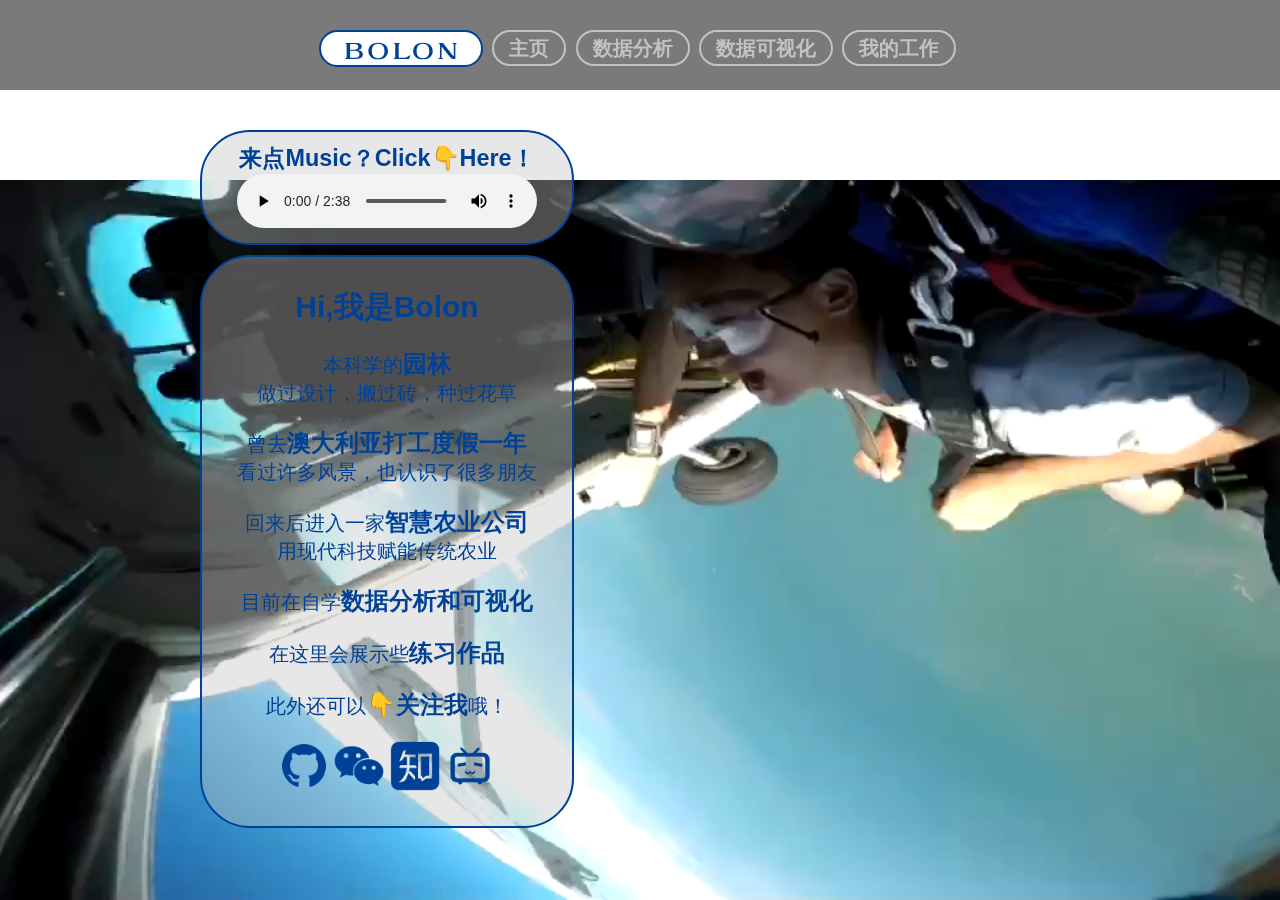
<file: templates/index.html>
<!DOCTYPE html>
<html lang="zh-en">
<head>
    <meta charset="UTF-8">
    <meta name="viewport" content="width=device-width, initial-scale=1.0">
    <title>Bolon|波龙的主页</title>
    <link rel="stylesheet" href="/static/css/index.css" type="text/css">
    <link rel="icon" href="/static/photos/logos/博.png">
</head>
<body>
    <!--头部开始-->
    <header>
        <nav>
            <ul>
                <li class="logo"><a href="">bolon</a></li>
                <li><a href="/">主页</a></li>
                <li><a href="dataAnaly.html">数据分析</a></li>
                <li><a href="dataVis.html">数据可视化</a></li>
                <li><a href="my-work.html">我的工作</a></li>
            </ul>
        </nav>
    </header>
    <!--头部结束-->
    <section>
        <!--背景视频-->
        <video src="/static/photos/skydiving.mp4" autoplay muted loop></video>

        <!-- 背景音乐 -->
        <div id="musics">
            <h3>来点Music？Click👇Here！</h3>
            <audio src="/static/musics/reality.mp3" controls loop></audio>
        </div>

        <!--自我介绍-->
        <div id="self-intro">
            <h1>Hi,我是Bolon</h1>
            <p>本科学的<strong>园林</strong><br>
                做过设计，搬过砖，种过花草</p>
            <p>曾去<strong>澳大利亚打工度假一年</strong><br>
                看过许多风景，也认识了很多朋友</p>
            <p>回来后进入一家<strong>智慧农业公司</strong><br>
                用现代科技赋能传统农业</p>
            <p>目前在自学<strong>数据分析和可视化</strong><br>
                </p>
            <p>在这里会展示些<strong>练习作品</strong>
                </p>
            <p>此外还可以<strong>👇关注我</strong>哦！</p>
            <ul>
                <li>
                    <a href="https://github.com/Bolonzhang" target="_blank">
                        <img src="/static/photos/icons/github.png" alt="github">
                    </a>
                </li>
                <li>
                    <a href="photos/gzh-erweima.png" target="_blank">
                        <img src="/static/photos/icons/gongzhonghao.png" alt="bizhan">
                    </a>
                </li> 
                <li>
                    <a href="https://www.zhihu.com/people/bolonzhang" target="_blank">
                        <img src="/static/photos/icons/zhihu.png" alt="zhihu">
                    </a>
                </li>
                <li>
                    <a href="https://space.bilibili.com/12571648" target="_blank">
                        <img src="/static/photos/icons/bizhan.png" alt="bizhan">
                    </a>
                </li> 
            </ul>
        </div>
    </section>
</body>
</html>
</file>
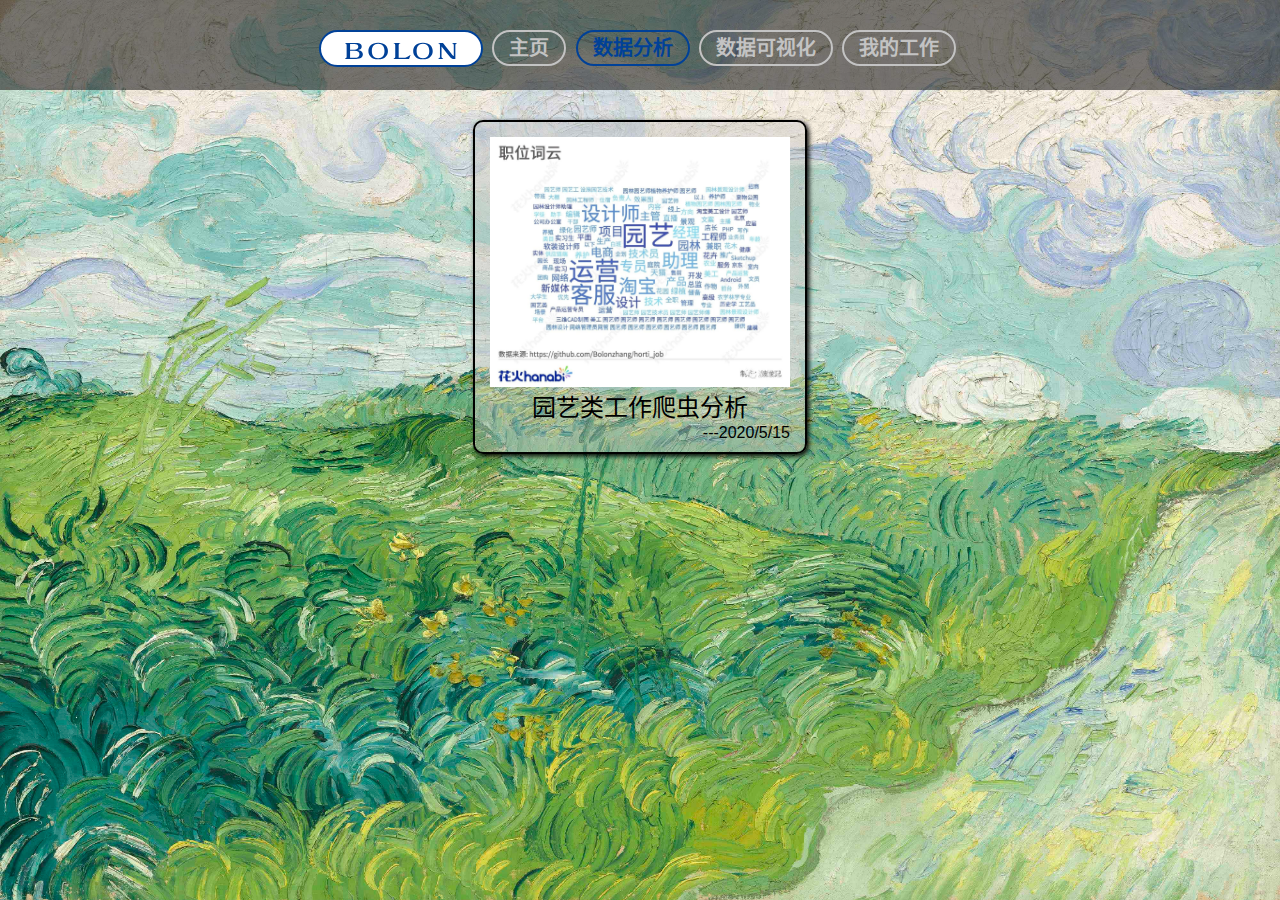
<file: templates/dataAnaly.html>
<!DOCTYPE html>
<html lang="zh-cn">
<head>
    <meta charset="UTF-8">
    <meta name="viewport" content="width=device-width, initial-scale=1.0">
    <title>数据分析</title>
    <link rel="stylesheet" href="/static/css/dataAnaly.css" type="text/css">
    <link rel="icon" href="/static/photos/logos/博.png">
</head>
<body>
<!--头部开始-->
<header>
    <nav>
        <ul>
            <li class="logo"><a href="">bolon</a></li>
            <li><a href="/">主页</a></li>
            <li><a href="dataAnaly.html">数据分析</a></li>
            <li><a href="dataVis.html">数据可视化</a></li>
            <li><a href="my-work.html">我的工作</a></li>
        </ul>
    </nav>
</header>
<!--头部结束-->
<!-- 项目区域开始 -->
<img id="bg-img" src="/static/photos/gfield.png">
<section class="figures">
    <figure class="smblock">
        <a href="https://mp.weixin.qq.com/s?__biz=MzI5ODk0MTk4OQ==&mid=2247484528&idx=1&sn=42a47b08723522001354ebec6928664d&chksm=ec9f6f3adbe8e62c0d797aa14332bf4cb5b8c0e923c0e3b0bdf246a9ef227fa6be83b3bf753e&token=1259670432&lang=zh_CN#rd" target="_blank">
            <img src="/static/photos/dataAnaly/hort-job.png">
            <figcaption>
                <p class="caption">园艺类工作爬虫分析</p>
                <p class="date">---2020/5/15</p>
            </figcaption>
        </a> 
    </figure>
    <!-- <figure class="smblock">
        <a href="https://mp.weixin.qq.com/s?__biz=MzI5ODk0MTk4OQ==&mid=2247484528&idx=1&sn=42a47b08723522001354ebec6928664d&chksm=ec9f6f3adbe8e62c0d797aa14332bf4cb5b8c0e923c0e3b0bdf246a9ef227fa6be83b3bf753e&token=1259670432&lang=zh_CN#rd" target="_blank">
            <img src="photos/dataAnaly/hort-job.png">
            <figcaption>
                <p class="caption">园艺类工作爬虫分析</p>
                <p class="date">---2020/5/15</p>
            </figcaption>
        </a> 
    </figure>
    <figure class="smblock">
        <a href="https://mp.weixin.qq.com/s?__biz=MzI5ODk0MTk4OQ==&mid=2247484528&idx=1&sn=42a47b08723522001354ebec6928664d&chksm=ec9f6f3adbe8e62c0d797aa14332bf4cb5b8c0e923c0e3b0bdf246a9ef227fa6be83b3bf753e&token=1259670432&lang=zh_CN#rd" target="_blank">
            <img src="photos/dataAnaly/hort-job.png">
            <figcaption>
                <p class="caption">园艺类工作爬虫分析</p>
                <p class="date">---2020/5/15</p>
            </figcaption>
        </a> 
    </figure> -->
</section>
<!-- 
<section class="figures">
    <figure class="smblock">
        <a href="https://mp.weixin.qq.com/s?__biz=MzI5ODk0MTk4OQ==&mid=2247484528&idx=1&sn=42a47b08723522001354ebec6928664d&chksm=ec9f6f3adbe8e62c0d797aa14332bf4cb5b8c0e923c0e3b0bdf246a9ef227fa6be83b3bf753e&token=1259670432&lang=zh_CN#rd" target="_blank">
            <img src="photos/dataAnaly/hort-job.png">
            <figcaption><p class="caption">园艺类工作爬虫分析</p></figcaption>
        </a> 
    </figure>
    <figure class="smblock">
        <a href="https://mp.weixin.qq.com/s?__biz=MzI5ODk0MTk4OQ==&mid=2247484528&idx=1&sn=42a47b08723522001354ebec6928664d&chksm=ec9f6f3adbe8e62c0d797aa14332bf4cb5b8c0e923c0e3b0bdf246a9ef227fa6be83b3bf753e&token=1259670432&lang=zh_CN#rd" target="_blank">
            <img src="photos/dataAnaly/hort-job.png">
            <figcaption>园艺类工作爬虫分析</figcaption>
        </a> 
    </figure>
    <figure class="smblock">
        <a href="https://mp.weixin.qq.com/s?__biz=MzI5ODk0MTk4OQ==&mid=2247484528&idx=1&sn=42a47b08723522001354ebec6928664d&chksm=ec9f6f3adbe8e62c0d797aa14332bf4cb5b8c0e923c0e3b0bdf246a9ef227fa6be83b3bf753e&token=1259670432&lang=zh_CN#rd" target="_blank">
            <img src="photos/dataAnaly/hort-job.png">
            <figcaption>园艺类工作爬虫分析</figcaption>
        </a> 
    </figure>   
</section> -->
<!-- 项目区域结束 -->
</body>
</html>
</file>
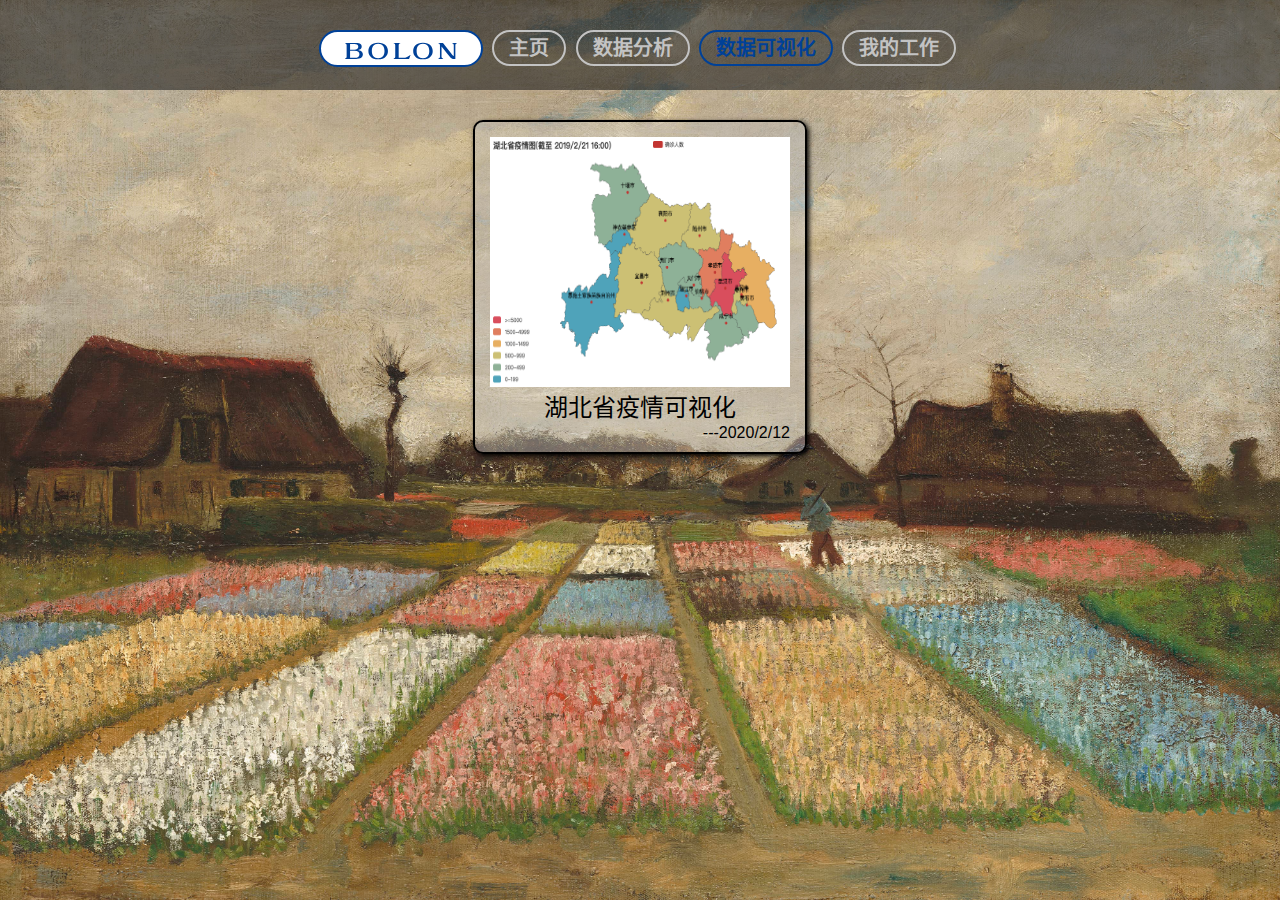
<file: templates/dataVis.html>
<!DOCTYPE html>
<html lang="zh-cn">
<head>
    <meta charset="UTF-8">
    <meta name="viewport" content="width=device-width, initial-scale=1.0">
    <title>数据可视化</title>
    <link rel="stylesheet" href="/static/css/dataVis.css" type="text/css">
    <link rel="icon" href="/static/photos/logos/博.png">
</head>
<body>
<!--头部开始-->
<header>
    <nav>
        <ul>
            <li class="logo"><a href="">bolon</a></li>
            <li><a href="/">主页</a></li>
            <li><a href="dataAnaly.html">数据分析</a></li>
            <li><a href="dataVis.html">数据可视化</a></li>
            <li><a href="my-work.html">我的工作</a></li>
        </ul>
    </nav>
</header>
<!--头部结束-->

<!-- 项目区域开始 -->
<img id="bg-img" src="/static/photos/bulb-field.png">
<section class="figures">
    <figure class="smblock">
        <a href="static/data-pages/hubei-yiqin.html" target="_blank">
        <img src="/static/photos/dataVis/hubei.png">
            <figcaption>
                <p class="caption">湖北省疫情可视化</p>
                <p class="date">---2020/2/12</p>
            </figcaption>
        </a> 
    </figure>
</section>
<!-- 项目区域结束 -->
</body>
</html>
</file>
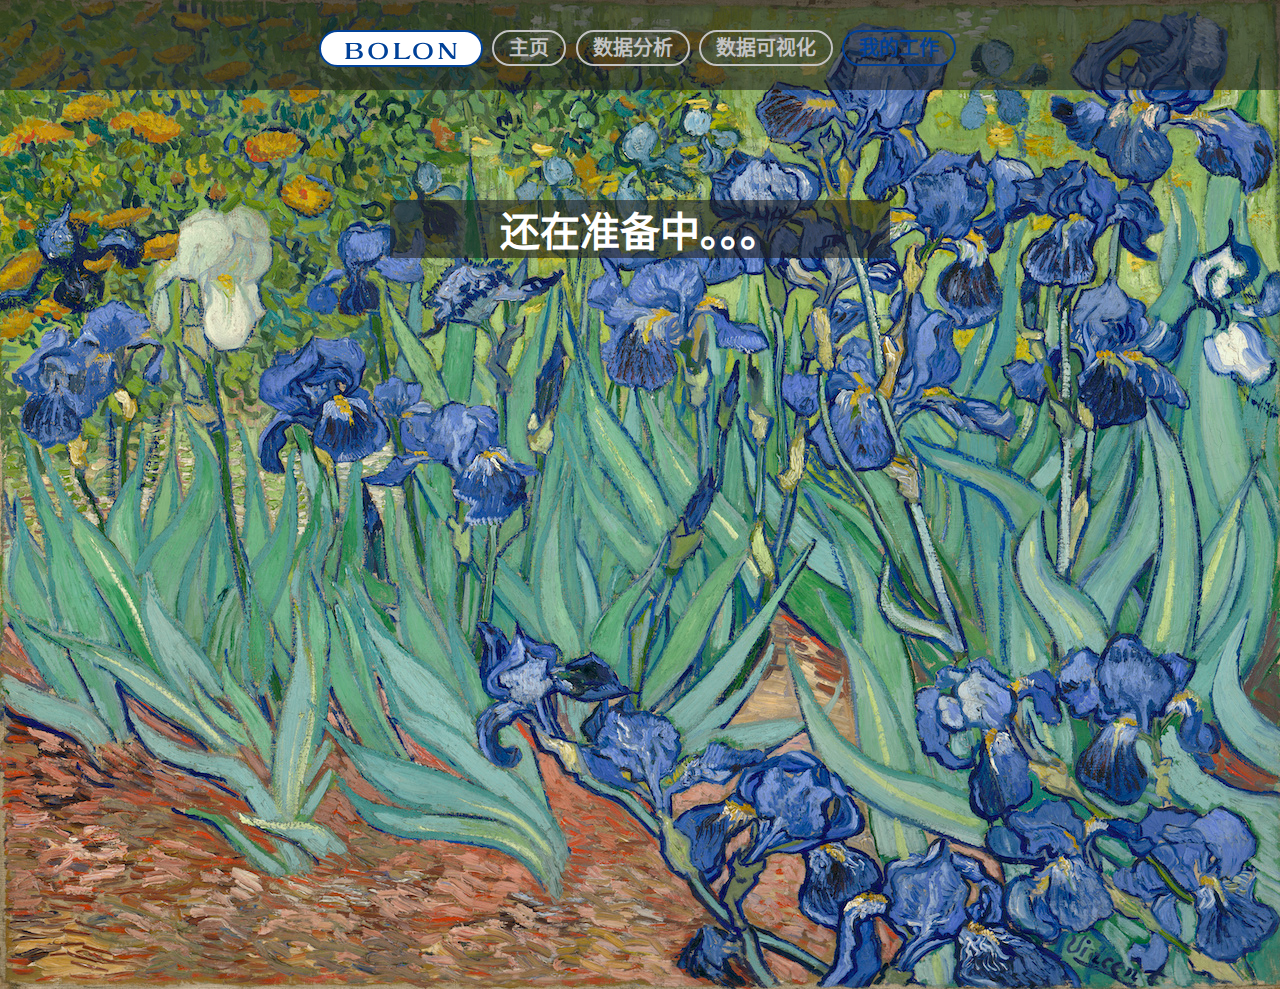
<file: templates/my-work.html>
<!DOCTYPE html>
<html lang="zh-cn">
<head>
    <meta charset="UTF-8">
    <meta name="viewport" content="width=device-width, initial-scale=1.0">
    <title>我的工作</title>
    <link rel="stylesheet" href="/static/css/index.css" type="text/css">
    <link rel="stylesheet" href="/static/css/my-work.css" type="text/css">
    <link rel="icon" type="image/png" href="/static/photos/logos/博.png">
</head>
<body>
    <!-- 头部开始 -->
    <header>
        <nav>
            <ul>
                <li class="logo"><a href="">bolon</a></li>
                <li><a href="/">主页</a></li>
                <li><a href="dataAnaly.html">数据分析</a></li>
                <li><a href="dataVis.html">数据可视化</a></li>
                <li><a href="my-work.html">我的工作</a></li>
            </ul>
        </nav>
    </header>
    <!-- 头部结束 -->
    <img id="bg-img" src="/static/photos/iries.png">
    <section>
        <h1 style="width:500px;text-align:center; margin:110px auto auto auto; font-size: 40px; color:white; background-color: rgba(34, 34, 34, 0.6);">
            还在准备中。。。
        </h1>
    </section>
</body>
</html>
</file>
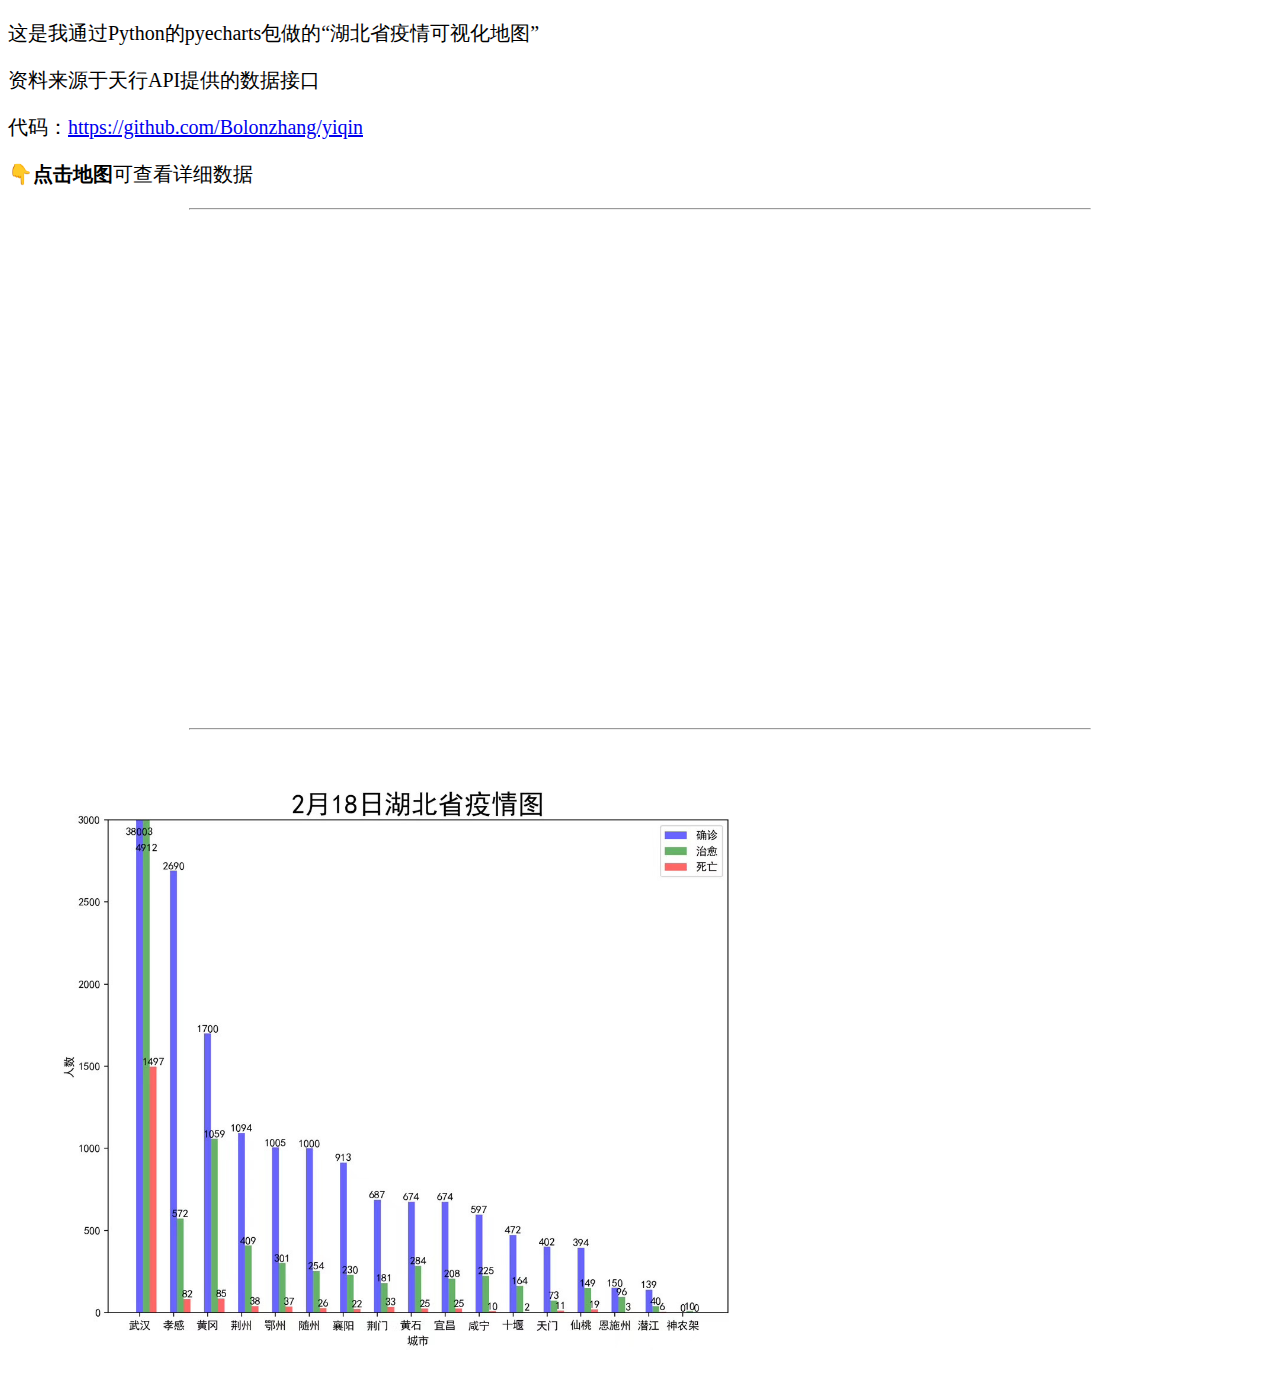
<file: static/data-pages/hubei-yiqin.html>
<!DOCTYPE html>
<html>
<head>
    <meta charset="UTF-8">
    <title>湖北省疫情图</title>
    <link rel="icon" type="image/png" href="../photos/logos/博.png">
    <script type="text/javascript" src="https://assets.pyecharts.org/assets/echarts.min.js"></script>
    <script type="text/javascript" src="https://assets.pyecharts.org/assets/maps/hubei.js"></script>
    <style>
        div#hubeiJieshao {
            font-size: 20px;
        }
        hr {
            /* margin: auto 0 auto 0; */
            width: 900px;
        }
        div.hubeiDitu, img {
            padding: 0;
            margin: 5px auto;
        }
    </style>

</head>
<body>
    <div id="hubeiJieshao">
        <p>这是我通过Python的pyecharts包做的“湖北省疫情可视化地图”</p>
        <p>资料来源于天行API提供的数据接口</p>
        <p>代码：<a href="https://github.com/Bolonzhang/yiqin" target="_blank">https://github.com/Bolonzhang/yiqin</a></p>
        <p>👇<strong>点击地图</strong>可查看详细数据</p>
        <hr>
    </div>
    <div id="20735a18852f4977b37a99dd43c38a38" class="chart-container hubeiDtu" style="width:900px; height:500px;"></div>
    <script>
        var chart_20735a18852f4977b37a99dd43c38a38 = echarts.init(
            document.getElementById('20735a18852f4977b37a99dd43c38a38'), 'white', {renderer: 'canvas'});
        var option_20735a18852f4977b37a99dd43c38a38 = {
    "animation": true,
    "animationThreshold": 2000,
    "animationDuration": 1000,
    "animationEasing": "cubicOut",
    "animationDelay": 0,
    "animationDurationUpdate": 300,
    "animationEasingUpdate": "cubicOut",
    "animationDelayUpdate": 0,
    "color": [
        "#c23531",
        "#2f4554",
        "#61a0a8",
        "#d48265",
        "#749f83",
        "#ca8622",
        "#bda29a",
        "#6e7074",
        "#546570",
        "#c4ccd3",
        "#f05b72",
        "#ef5b9c",
        "#f47920",
        "#905a3d",
        "#fab27b",
        "#2a5caa",
        "#444693",
        "#726930",
        "#b2d235",
        "#6d8346",
        "#ac6767",
        "#1d953f",
        "#6950a1",
        "#918597"
    ],
    "series": [
        {
            "type": "map",
            "name": "\u786e\u8bca\u4eba\u6570",
            "label": {
                "show": true,
                "position": "top",
                "margin": 8
            },
            "mapType": "\u6e56\u5317",
            "data": [
                {
                    "name": "\u6b66\u6c49\u5e02",
                    "value": 34691
                },
                {
                    "name": "\u5b5d\u611f\u5e02",
                    "value": 2044
                },
                {
                    "name": "\u9ec4\u5188\u5e02",
                    "value": 1038
                },
                {
                    "name": "\u9102\u5dde\u5e02",
                    "value": 848
                },
                {
                    "name": "\u8346\u5dde\u5e02",
                    "value": 758
                },
                {
                    "name": "\u968f\u5dde\u5e02",
                    "value": 668
                },
                {
                    "name": "\u5b9c\u660c\u5e02",
                    "value": 569
                },
                {
                    "name": "\u8944\u9633\u5e02",
                    "value": 552
                },
                {
                    "name": "\u8346\u95e8\u5e02",
                    "value": 451
                },
                {
                    "name": "\u9ec4\u77f3\u5e02",
                    "value": 420
                },
                {
                    "name": "\u5341\u5830\u5e02",
                    "value": 353
                },
                {
                    "name": "\u54b8\u5b81\u5e02",
                    "value": 321
                },
                {
                    "name": "\u4ed9\u6843\u5e02",
                    "value": 240
                },
                {
                    "name": "\u5929\u95e8\u5e02",
                    "value": 200
                },
                {
                    "name": "\u6069\u65bd\u571f\u5bb6\u65cf\u82d7\u65cf\u81ea\u6cbb\u5dde",
                    "value": 96
                },
                {
                    "name": "\u6f5c\u6c5f\u5e02",
                    "value": 96
                },
                {
                    "name": "\u795e\u519c\u67b6\u6797\u533a",
                    "value": 1
                }
            ],
            "roam": true,
            "zoom": 1,
            "showLegendSymbol": true,
            "emphasis": {}
        }
    ],
    "legend": [
        {
            "data": [
                "\u786e\u8bca\u4eba\u6570"
            ],
            "selected": {
                "\u786e\u8bca\u4eba\u6570": true
            },
            "show": true,
            "padding": 5,
            "itemGap": 10,
            "itemWidth": 25,
            "itemHeight": 14
        }
    ],
    "tooltip": {
        "show": true,
        "trigger": "item",
        "triggerOn": "mousemove|click",
        "axisPointer": {
            "type": "line"
        },
        "textStyle": {
            "fontSize": 14
        },
        "borderWidth": 0
    },
    "title": [
        {
            "text": "\u6e56\u5317\u7701\u75ab\u60c5\u56fe(\u622a\u81f3 2019/2/21 16:00)",
            "padding": 5,
            "itemGap": 10
        }
    ],
    "visualMap": {
        "show": true,
        "type": "piecewise",
        "min": 0,
        "max": 100,
        "inRange": {
            "color": [
                "#50a3ba",
                "#eac763",
                "#d94e5d"
            ]
        },
        "calculable": true,
        "inverse": false,
        "splitNumber": 5,
        "orient": "vertical",
        "showLabel": true,
        "itemWidth": 20,
        "itemHeight": 14,
        "borderWidth": 0,
        "pieces": [
            {
                "min": 5000,
                "label": ">=5000"
            },
            {
                "min": 1500,
                "max": 4999,
                "label": "1500-4999"
            },
            {
                "min": 1000,
                "max": 1499,
                "label": "1000-1499"
            },
            {
                "min": 500,
                "max": 999,
                "label": "500-999"
            },
            {
                "min": 200,
                "max": 499,
                "label": "200-499"
            },
            {
                "max": 199,
                "label": "0-199"
            }
        ]
    }
};
        chart_20735a18852f4977b37a99dd43c38a38.setOption(option_20735a18852f4977b37a99dd43c38a38);
    </script>
    <hr>
    <img src="../photos/dataVis/hubei-col.png" style="width: 800px;">
</body>
</html>
</file>
<file: static/css/index.css>
* {
    font-family: cursive, Arial, Helvetica, sans-serif;
    margin: 0;
    padding: 0;
    
}

/* Header Start */
header {
    background: rgba(34, 34, 34, 0.6);
    height: 90px;

    text-align: center;
}

header nav {
    padding: 30px;
}
header nav ul {
    margin: 0;
    padding: 0;

}
header nav ul li {
    list-style-type: none;
    display: inline-block;

    margin-right: 5px;
}

/*
@media screen and (max-width:700px) {
    header {
        height: 280px;
        text-align: justify;
    }
    header nav {
        padding: 20px;
    }
    header nav ul li {
        text-align: center;

        list-style-type: none;
        display: flex;
        flex-direction: column;

        margin-bottom: 10px;
    }
}
*/
header nav ul li a {
    text-decoration: none;

    font-size: 20px;
    font-weight: 800; /* normal size 400 */
    color: rgb(195,195,195);
    background-color: ;

    padding: 5px 15px;
    border-radius: 20px;

    border: 2px solid rgb(195,195,195);
}
header nav ul li a:hover {
    color: #004198;
    font-weight: 800;
    background-color: white;
    border: 2px solid #004198;
}
header nav ul .logo {
    background: white;
    
    border-radius: 20px;
    border: 2px solid #004198;

    background-image: url("../photos/logos/bolon-db.svg");
    background-repeat: no-repeat;
    background-position: 16px -45px;

    display: inline-block;
    width: 150px;

    text-indent: -999999px;

    padding: 5px;

}
@media screen and (max-width:700px) {
    header {
        height: 280px;
        text-align: justify;

        background-image: url(../photos/fly.png);
        background-repeat: no-repeat;
        background-size: cover;
        background-position: ;
        
    }
    header nav {
        padding: 20px;
    }
    header nav ul li {
        display: flex;
        flex-wrap: wrap;

        margin-bottom: 10px;
    }
    header nav ul li a {
        background: rgba(255,255,255,0.2);
        border: 2px solid #004198;
        color:  #004198
    }
    header nav ul li a:hover {
        background: #004198;
        border: 2px solid #004198;
        color:  white;
    }

    
}
/* Header End */

/* section start */
section video {
    width: 100%;

    position: absolute;
    bottom: 0;

    z-index: -100;
}
@media screen and (max-width: 700px) {
    section video {
        display: none;
    }
}
/* 背景音乐 */
section #musics {
    padding: 10px;

    border: 2px solid #004198;
    border-radius: 50px;

    width: 350px;
    margin: 40px auto auto 200px;

    background-color: rgba(195,195,195,0.4);

    text-align: center;

    font-size: 20px;
    color: #004198;
    font-family: cursive, Microsoft YaHei;
}
@media screen and (max-width: 700px) {
    section #musics {
        display: none;
    }
}
section #self-intro {
    margin: 10px auto auto 200px;
    padding: 10px;

    width: 350px;
    height: auto;

    background-color:  rgba(195,195,195,0.4);
  
    border-radius: 50px;
    border: 2px solid #004198;

    text-align: center;
    font-size: 20px;
    color: #004198;
    font-family: cursive, Microsoft YaHei;
}
@media screen and (max-width: 700px) {

    section #self-intro {
        width: 300px;
        margin: 10px auto 10px auto;
        /* height: 700px; */
    }
}
section #self-intro p {
    margin: 20px 0;
}
section #self-intro h1 {
    font-size: 30px;
    margin: 20px;
}
section #self-intro p strong {
    font-size: 24px;
}

section #self-intro ul {
    margin: 20px 0;

}
section #self-intro ul li {
    list-style-type: none;
    display: inline-block;
}
section #self-intro ul li img {
    width: 50px;
    height: 50px;


}
section #self-intro ul li img:hover {
    border-radius: 15px;
    background-color: white;
}

/* section start */
</file>
<file: static/css/dataAnaly.css>
* {
    font-family: cursive, Arial, Helvetica, sans-serif;
    margin: 0;
    padding: 0;
    
}

/* Header Start */
header {
    background: rgba(34, 34, 34, 0.6);
    height: 90px;

    text-align: center;
}

header nav {
    padding: 30px;
    padding-bottom: 0;
}
header nav ul {
    margin: 0;
    padding: 0;

}
header nav ul li {
    list-style-type: none;
    display: inline-block;

    margin-right: 5px;
}

/*
@media screen and (max-width:700px) {
    header {
        height: 280px;
        text-align: justify;
    }
    header nav {
        padding: 20px;
    }
    header nav ul li {
        text-align: center;

        list-style-type: none;
        display: flex;
        flex-direction: column;

        margin-bottom: 10px;
    }
}
*/
header nav ul li a {
    text-decoration: none;

    font-size: 20px;
    font-weight: 800; /* normal size 400 */
    color: rgb(195,195,195);
    background-color: ;

    padding: 5px 15px;
    border-radius: 20px;

    border: 2px solid rgb(195,195,195);
}
header nav ul li a:hover {
    color: #004198;
    font-weight: 800;
    background-color: white;
    border: 2px solid #004198;
}
header nav ul .logo {
    background: white;
    
    border-radius: 20px;
    border: 2px solid #004198;

    background-image: url("../photos/logos/bolon-db.svg");
    background-repeat: no-repeat;
    background-position: 16px -45px;

    display: inline-block;
    width: 150px;

    text-indent: -999999px;

    padding: 5px;

}
@media screen and (max-width:700px) {
    header {
        height: 280px;
        text-align: justify;

        background-image: url(../photos/gfield.png);
        background-repeat: no-repeat;
        background-size: cover;
        background-position: ;
        
    }
    header nav {
        padding: 20px;
    }
    header nav ul li {
        display: flex;
        flex-wrap: wrap;

        margin-bottom: 10px;
    }
    header nav ul li a {
        background: rgba(255,255,255,0.2);
        border: 2px solid #004198;
        color:  #004198
    }
    header nav ul li a:hover {
        background: #004198;
        border: 2px solid #004198;
        color:  white;
    }

    
}
/* Header End */
/* 附加的css */
header nav ul li:nth-child(3) a {
    border: 2px solid #004198;
    color: #004198;
}
/* 附加的css结束 */

/* section start */
.figures::before {
    content: "";
    clear: both;
    display: block;
}
#bg-img {
    position: absolute;
    top: 0;
    z-index: -100;

    width: 100%;
    height: 100%;
}
@media screen and (max-width:700px) {
    #bg-img {
        display: none;
    }
}

.figures {

    /* border: 1px solid black; */

    display: flex;
    flex-direction: row;
}

.figures .smblock {
    /* float: left; */

    width: 300px;
    height: 300px;

    padding: 15px;
    margin: 30px auto;

    border: 2px solid black;
    border-radius: 10px;

    background-color: rgba(195,195,195,0.4);

    box-shadow: black 2px 2px 5px;
}
@media screen and (max-width:700px) {
    .figures {
        margin: 0;
        display: block;
    }
    .figures .smblock {
        float: left;
        margin: 20px auto 20px 20px;
    }
}
.figures .smblock a {
    text-decoration: none;
    
    color: black;
    
}
.figures .smblock a img {
    width: 300px;
    height: 250px;
}
.figures .smblock a figcaption .caption {
    text-align: center;

    font-size: 24px;
    line-height: 24px;

    padding: 5px;
}
.figures .smblock a figcaption .date {
    text-align: right;
    /* padding: 5px; */

    font-size: 16px;
    line-height: 16px;
}

section .smblock a:hover,
section .smblock:hover {
    color: #004198;
    border-color: #004198;
}
.smblock img {
    width: 300px;
}
/* section end */
</file>
<file: static/css/dataVis.css>
* {
    font-family: cursive, Arial, Helvetica, sans-serif;
    margin: 0;
    padding: 0;
    
}

/* Header Start */
header {
    background: rgba(34, 34, 34, 0.6);
    height: 90px;

    text-align: center;
}

header nav {
    padding: 30px;
    padding-bottom: 0;
}
header nav ul {
    margin: 0;
    padding: 0;

}
header nav ul li {
    list-style-type: none;
    display: inline-block;

    margin-right: 5px;
}

/*
@media screen and (max-width:700px) {
    header {
        height: 280px;
        text-align: justify;
    }
    header nav {
        padding: 20px;
    }
    header nav ul li {
        text-align: center;

        list-style-type: none;
        display: flex;
        flex-direction: column;

        margin-bottom: 10px;
    }
}
*/
header nav ul li a {
    text-decoration: none;

    font-size: 20px;
    font-weight: 800; /* normal size 400 */
    color: rgb(195,195,195);
    background-color: ;

    padding: 5px 15px;
    border-radius: 20px;

    border: 2px solid rgb(195,195,195);
}
header nav ul li a:hover {
    color: #004198;
    font-weight: 800;
    background-color: white;
    border: 2px solid #004198;
}
header nav ul .logo {
    background: white;
    
    border-radius: 20px;
    border: 2px solid #004198;

    background-image: url("../photos/logos/bolon-db.svg");
    background-repeat: no-repeat;
    background-position: 16px -45px;

    display: inline-block;
    width: 150px;

    text-indent: -999999px;

    padding: 5px;

}
@media screen and (max-width:700px) {
    header {
        height: 280px;
        text-align: justify;

        background-image: url(../photos/womanChi.jpg);
        background-repeat: no-repeat;
        background-size: cover;
        background-position: 0 -60px;
        
    }
    header nav {
        padding: 20px;
    }
    header nav ul li {
        display: flex;
        flex-wrap: wrap;

        margin-bottom: 10px;
    }
    header nav ul li a {
        background: rgba(255,255,255,0.2);
        border: 2px solid #004198;
        color:  #004198
    }
    header nav ul li a:hover {
        background: #004198;
        border: 2px solid #004198;
        color:  white;
    }

    
}
/* Header End */
/* 附加的css */
header nav ul li:nth-child(4) a {
    border: 2px solid #004198;
    color: #004198;
}
/* 附加的css结束 */

/* section start */
.figures::before {
    content: "";
    clear: both;
    display: block;
}
#bg-img {
    position: absolute;
    top: 0;
    z-index: -100;

    width: 100%;
    height: 100%;
}
@media screen and (max-width:700px) {
    #bg-img {
        display: none;
    }
}

.figures {

    /* border: 1px solid black; */

    display: flex;
    flex-direction: row;
}

.figures .smblock {
    /* float: left; */

    width: 300px;
    height: 300px;

    padding: 15px;
    margin: 30px auto;

    border: 2px solid black;
    border-radius: 10px;

    background-color: rgba(195,195,195,0.4);

    box-shadow: black 2px 2px 5px;
}
@media screen and (max-width:700px) {
    .figures {
        margin: 0;
        display: block;
    }
    .figures .smblock {
        float: left;
        margin: 20px auto 20px 20px;
    }
}
.figures .smblock a {
    text-decoration: none;
    
    color: black;
    
}
.figures .smblock a img {
    width: 300px;
    height: 250px;
}
.figures .smblock a figcaption .caption {
    text-align: center;

    font-size: 24px;
    line-height: 24px;

    padding: 5px;
}
.figures .smblock a figcaption .date {
    text-align: right;
    /* padding: 5px; */

    font-size: 16px;
    line-height: 16px;
}

section .smblock a:hover,
section .smblock:hover {
    color: #004198;
    border-color: #004198;
}
.smblock img {
    width: 300px;
}
/* section end */
</file>
<file: static/css/my-work.css>
* {
    font-family: cursive, Arial, Helvetica, sans-serif;
    margin: 0;
    padding: 0;
    
}

/* Header Start */
header {
    background: rgba(34, 34, 34, 0.6);
    height: 90px;

    text-align: center;
}

header nav {
    padding: 30px;
    padding-bottom: 0;
}
header nav ul {
    margin: 0;
    padding: 0;

}
header nav ul li {
    list-style-type: none;
    display: inline-block;

    margin-right: 5px;
}

/*
@media screen and (max-width:700px) {
    header {
        height: 280px;
        text-align: justify;
    }
    header nav {
        padding: 20px;
    }
    header nav ul li {
        text-align: center;

        list-style-type: none;
        display: flex;
        flex-direction: column;

        margin-bottom: 10px;
    }
}
*/
header nav ul li a {
    text-decoration: none;

    font-size: 20px;
    font-weight: 800; /* normal size 400 */
    color: rgb(195,195,195);
    background-color: ;

    padding: 5px 15px;
    border-radius: 20px;

    border: 2px solid rgb(195,195,195);
}
header nav ul li a:hover {
    color: #004198;
    font-weight: 800;
    background-color: white;
    border: 2px solid #004198;
}
header nav ul .logo {
    background: white;
    
    border-radius: 20px;
    border: 2px solid #004198;

    background-image: url("../photos/logos/bolon-db.svg");
    background-repeat: no-repeat;
    background-position: 16px -45px;

    display: inline-block;
    width: 150px;

    text-indent: -999999px;

    padding: 5px;

}
@media screen and (max-width:700px) {
    header {
        height: 280px;
        text-align: justify;

        background-image: url(../photos/garden.png);
        background-repeat: no-repeat;
        background-size: cover;
        background-position: 0 0;
        
    }
    header nav {
        padding: 20px;
    }
    header nav ul li {
        display: flex;
        flex-wrap: wrap;

        margin-bottom: 10px;
    }
    header nav ul li a {
        background: rgba(255,255,255,0.2);
        border: 2px solid #004198;
        color:  #004198
    }
    header nav ul li a:hover {
        background: #004198;
        border: 2px solid #004198;
        color:  white;
    }

    
}
/* Header End */
/* 附加的css */
header nav ul li:last-child a {
    border: 2px solid #004198;
    color: #004198;
}
/* 附加的css结束 */

/* section start */
.figures::before {
    content: "";
    clear: both;
    display: block;
}
#bg-img {
    position: absolute;
    top: 0;
    z-index: -100;

    width: 100%;
    /* height: 100%; */
}
@media screen and (max-width:700px) {
    #bg-img {
        display: none;
    }
}

.figures {

    /* border: 1px solid black; */

    display: flex;
    flex-direction: row;
}

.figures .smblock {
    /* float: left; */

    width: 300px;
    height: 300px;

    padding: 15px;
    margin: 30px auto;

    border: 2px solid black;
    border-radius: 10px;

    background-color: rgba(195,195,195,0.4);

    box-shadow: black 2px 2px 5px;
}
@media screen and (max-width:700px) {
    .figures {
        margin: 0;
        display: block;
    }
    .figures .smblock {
        float: left;
        margin: 20px auto 20px 20px;
    }
}
.figures .smblock a {
    text-decoration: none;
    
    color: black;
    
}
.figures .smblock a img {
    width: 300px;
    height: 250px;
}
.figures .smblock a figcaption .caption {
    text-align: center;

    font-size: 24px;
    line-height: 24px;

    padding: 5px;
}
.figures .smblock a figcaption .date {
    text-align: right;
    /* padding: 5px; */

    font-size: 16px;
    line-height: 16px;
}

section .smblock a:hover,
section .smblock:hover {
    color: #004198;
    border-color: #004198;
}
.smblock img {
    width: 300px;
}
/* section end */
</file>
